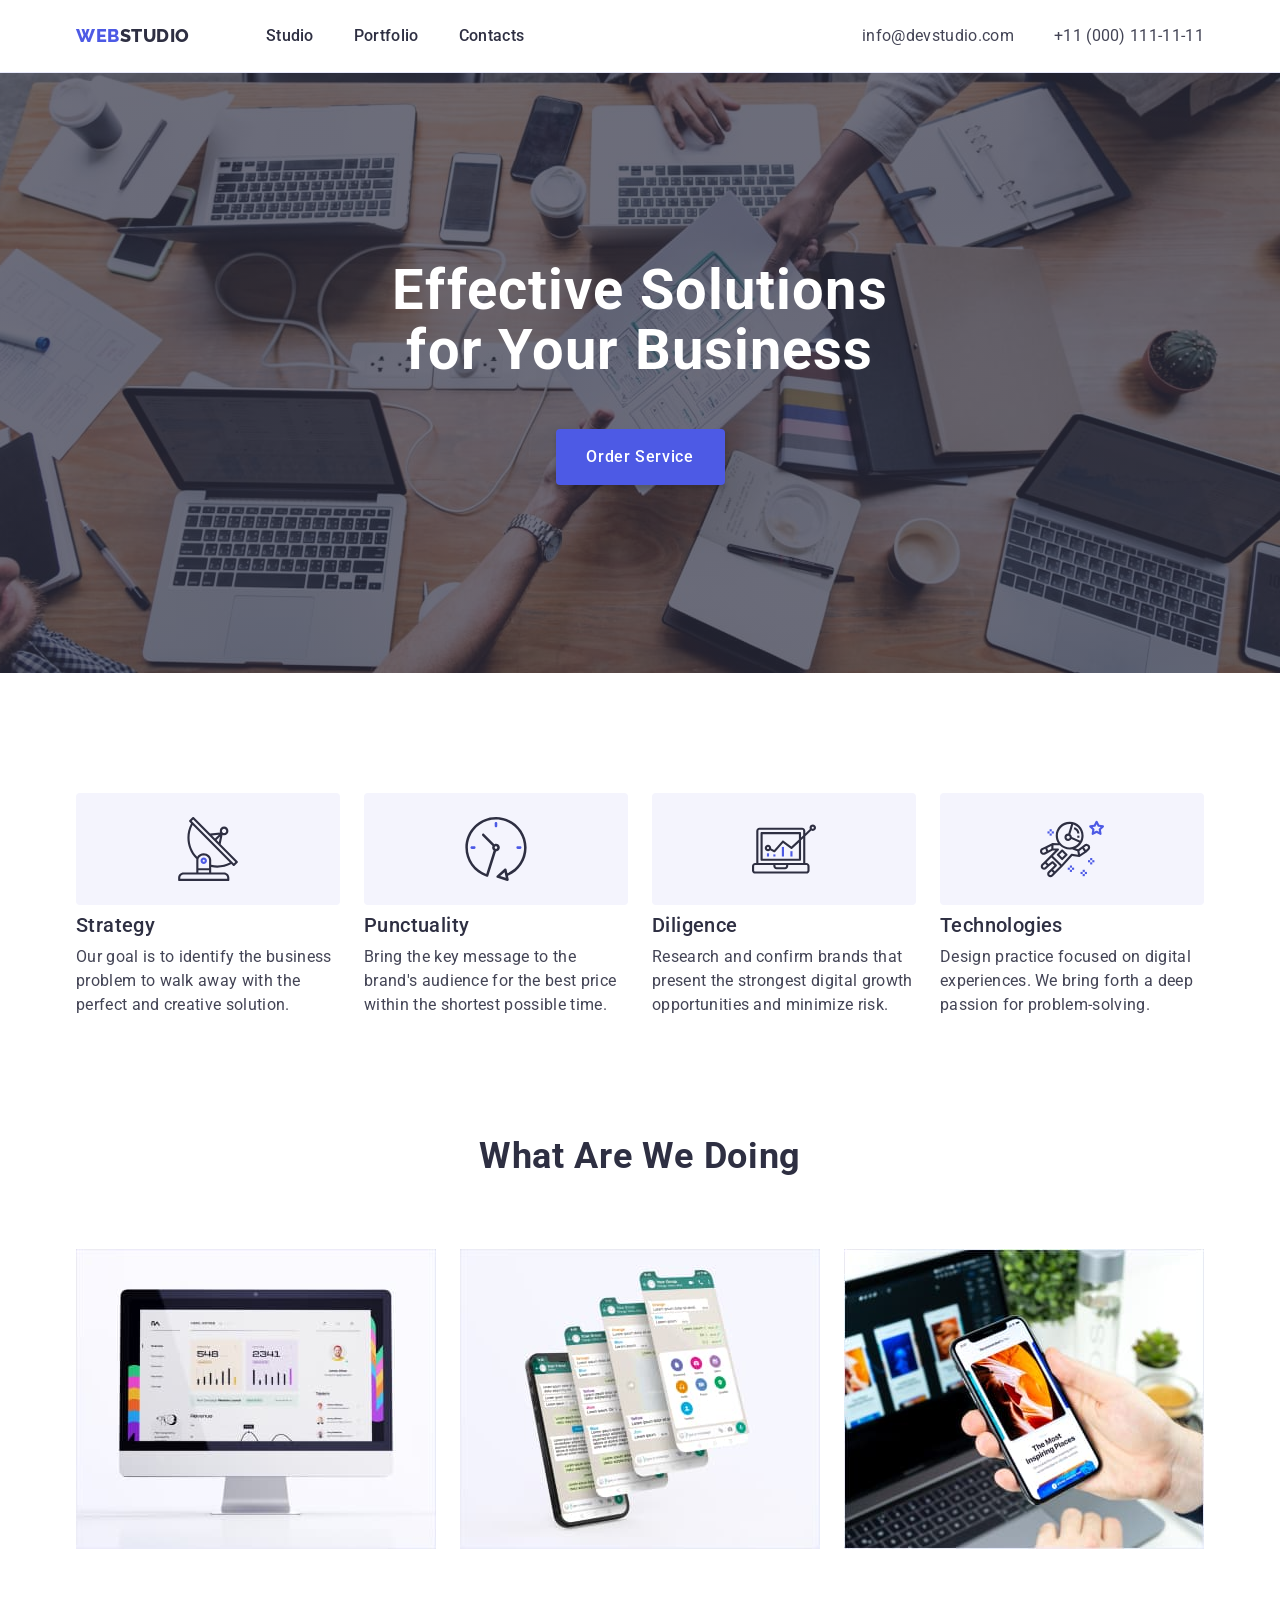
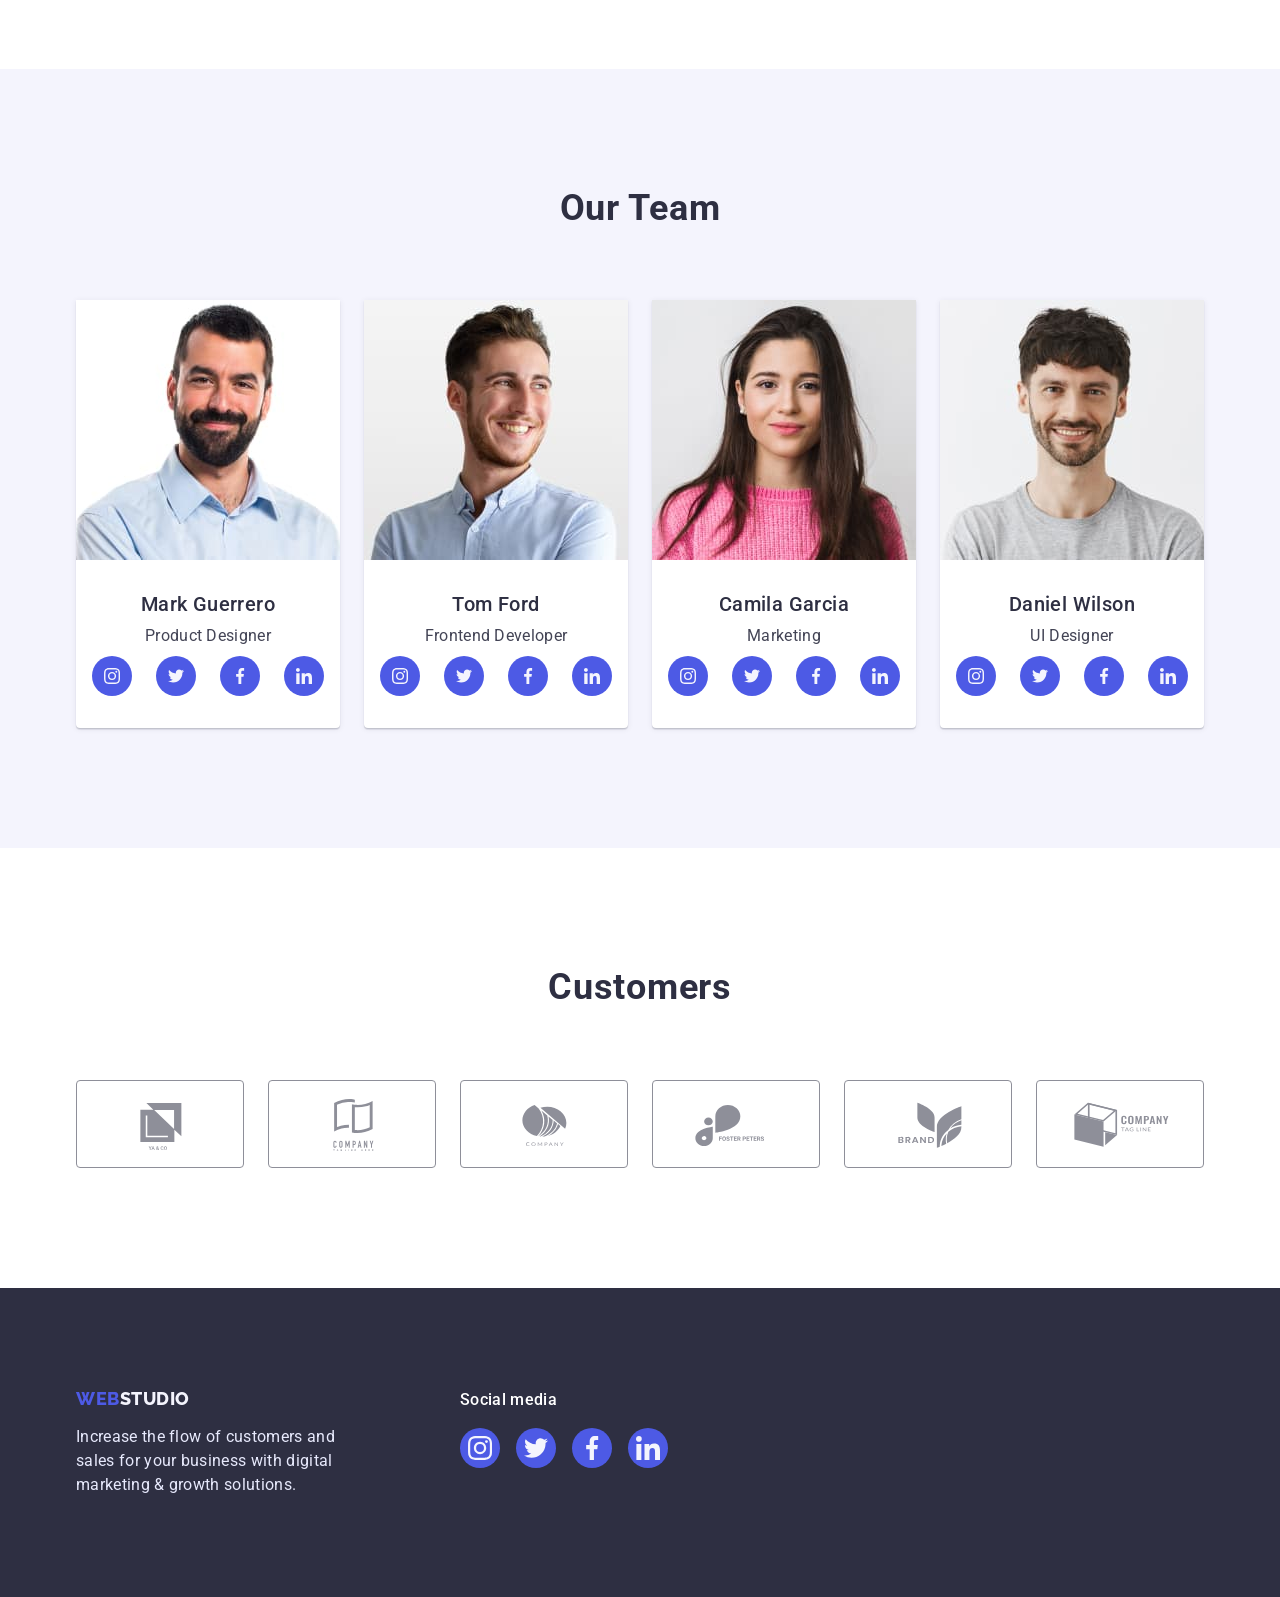
<file: index.html>
<!DOCTYPE html>
<html lang="en">
<head>
    <meta charset="UTF-8">
    <meta http-equiv="X-UA-Compatible" content="IE=edge">
    <meta name="viewport" content="width=device-width, initial-scale=1.0">
    <title>webstudio</title>
    <link rel="preconnect" href="https://fonts.googleapis.com">
    <link rel="preconnect" href="https://fonts.gstatic.com" crossorigin>
    <link rel="stylesheet" href="https://cdnjs.cloudflare.com/ajax/libs/modern-normalize/1.1.0/modern-normalize.min.css">


    <link href="https://fonts.googleapis.com/css2?family=Raleway:wght@800&display=swap" rel="stylesheet">
    <link href="https://fonts.googleapis.com/css2?family=Roboto:wght@400;500;700&display=swap" rel="stylesheet">
   
    <link rel="stylesheet" href="./css/styles.css">
</head>
<body>
<!-- ==============================  PAGE - HEADER  ================== -->
<header class="page-header">
    <div class="divheadindex container"> 
    <!--<div class="wrapper">-->
    <nav class="page-nav">
        <a class="logoone link" href="./index.html">Web<span class="span-logo-header">Studio</span></a>
        <!-- <div class="menu-nav"> -->
        <ul class="menu list">
            <li class="menu-item">
                <a class="menu-link link" href="./index.html">Studio</a>
            </li>
            <li class="menu-item">
                <a class="menu-link link" href="./portfolio.html">Portfolio</a>
            </li>
            <li class="menu-item">
                <a class="menu-link link" href="">Contacts</a>
            </li>
        </ul>
        <!-- </div> -->
    </nav>
    

    <address class="address">
        <!-- <div class="menu-address"> -->
        <ul class="menu list">
            <li>
                <a class="contact-link link" href="mailto:info@devstudio.com">info@devstudio.com</a>
            </li>
            <li>
                <a class="contact-link link" href="tel:+110001111111">+11 (000) 111-11-11</a>
            </li>
        </ul>
        <!-- </div> -->
    </address>
</div>
</header>



<!-- ////////////////////  FIRST-SECTION     PAGE - MAIN   ////////////////// -->
<main>
<section class="hero-image">
    <div class="container">
    <h1 class="hero-imag-name">Effective Solutions<br>
    for Your Business</h1>
    <button type="button" class="btn">Order Service</button>
    </div>
</section>
<!-- //////////////////// SECOND-SECTION   ////////////////// -->

<section class="section-two-no-name">
    <div class="container">
    <h2 class="visually-hidden name-sektion-two">Strategy-Technologies</h2>
    <ul class=" list-sekond-section list">
        <li class="section-two-elem"> 
            <div class="icon-box">
            <svg width="64" height="64">
                <use href="./images/sectwo.svg#icon-antenna-1" ></use>
            </svg>
            </div>
            <h3 class="name-sektion-elem">Strategy</h3>
            <p class="section-two-text text">Our goal is to identify the business problem to walk away with the perfect and creative solution.
            </p>
        </li>
        
            <li class="section-two-elem">
                <div class="icon-box">
                <svg width="64" height="64">
                    <use href="./images/sectwo.svg#icon-clock-1"></use>
                </svg>
                </div>
            <h3 class="name-sektion-elem">Punctuality</h3>
            <p class="text">Bring the key message to the brand's audience for the best price within the shortest possible time.</p>
        </li>
    
        <li class="section-two-elem">  
            <div class="icon-box">
            <svg width="64" height="64">
                <use href="./images/sectwo.svg#icon-diagram-1"></use>
            </svg>
            </div>
          <h3 class="name-sektion-elem">Diligence</h3>
            <p class="text" >Research and confirm brands that present the strongest digital growth opportunities and minimize risk.
        </p>
        </li>
        
            <li class="section-two-elem">
                <div class="icon-box">
                <svg width="64" height="64">
                    <use href="./images/sectwo.svg#icon-astronaut-1"></use>
                </svg>
                </div>
            <h3 class="name-sektion-elem">Technologies</h3>
            <p class="text" >Design practice focused on digital experiences. We bring forth a deep passion for problem-solving.
            </p>

        </li>
    </ul> 
    </div>
</section>
<!-- //////////////////// Three-SECTION   ////////////////// -->

<section class="section-three">
    <div class="container">
    <h2 class="name-sektion-three">What are we doing</h2>
    <ul class="tree-list list">
        <li class="tree-elem"><img src="./images/1mac.jpg" alt="cute cat" width="360"></li>
        <li class="tree-elem"><img src="./images/1iphone.jpg" alt="cute cat" width="360"></li>
        <li class="tree-elem"><img src="./images/1macbook.jpg" alt="cute cat" width="360"></li>
    </ul>
    </div>
</section> 

<!-- //////////////////// FO-SECTION   ////////////////// -->
<section class="section-fo">
    <div class="container">
            <h2 class="name-sektion-fo">Our Team</h2>
        <ul class="section-fo-list list">

            <li class="section-fo-list-elem">
            <img src="./images/photo1.jpg" alt="cute cat" width="264">
            <div class="name-worker">  
            <h3 class="name-sektion-fo-elem">Mark Guerrero</h3>
            <p class="text">Product Designer</p> 
        <ul class="cardcontent list">
            <li class="li-footer"><a class="soc-link link" href="https://instagram.com" target="_blank"
                    rel="noopener noreferrer" aria-label="Instagram icon">
                    <svg class="socials-icon" width="16" height="16">
                        <use href="./images/footer-icons.svg#icon-instagram-2"></use>
                    </svg>
                </a>
            </li>
        
            <li class="li-footer"><a class="soc-link link" href="https://instagram.com" target="_blank"
                    rel="noopener noreferrer" aria-label="Instagram icon">
                    <svg class="socials-icon" width="16" height="16">
                        <use href="./images/footer-icons.svg#icon-twitter-1"></use>
                    </svg>
                </a>
            </li>
        
            <li class="li-footer"><a class="soc-link link" href="https://instagram.com" target="_blank"
                    rel="noopener noreferrer" aria-label="Instagram icon">
                    <svg class="socials-icon" width="16" height="16">
                        <use href="./images/footer-icons.svg#icon-facebook-1"></use>
                    </svg>
                </a>
            </li>
        
            <li class="li-footer"><a class="soc-link link" href="https://instagram.com" target="_blank"
                    rel="noopener noreferrer" aria-label="Instagram icon">
                    <svg class="socials-icon" width="16" height="16">
                        <use href="./images/footer-icons.svg#icon-linkedin-1"></use>
                    </svg>
                </a>
            </li>
        </ul>
        
              </div>
            
            </li>

            <li class="section-fo-list-elem">
            <img src="./images/photo2.jpg" alt="cute cat" width="264">
            <div class="name-worker">
            <h3 class="name-sektion-fo-elem">Tom Ford</h3>
            <p class="text">Frontend Developer</p>

            <ul class="cardcontent list">
                <li class="li-footer"><a class="soc-link link" href="https://instagram.com" target="_blank"
                        rel="noopener noreferrer" aria-label="Instagram icon">
                        <svg class="socials-icon" width="16" height="16">
                            <use href="./images/footer-icons.svg#icon-instagram-2"></use>
                        </svg>
                    </a>
                </li>
            
                <li class="li-footer"><a class="soc-link link" href="https://instagram.com" target="_blank"
                        rel="noopener noreferrer" aria-label="Instagram icon">
                        <svg class="socials-icon" width="16" height="16">
                            <use href="./images/footer-icons.svg#icon-twitter-1"></use>
                        </svg>
                    </a>
                </li>
            
                <li class="li-footer"><a class="soc-link link" href="https://instagram.com" target="_blank"
                        rel="noopener noreferrer" aria-label="Instagram icon">
                        <svg class="socials-icon" width="16" height="16">
                            <use href="./images/footer-icons.svg#icon-facebook-1"></use>
                        </svg>
                    </a>
                </li>
            
                <li class="li-footer"><a class="soc-link link" href="https://instagram.com" target="_blank"
                        rel="noopener noreferrer" aria-label="Instagram icon">
                        <svg class="socials-icon" width="16" height="16">
                            <use href="./images/footer-icons.svg#icon-linkedin-1"></use>
                        </svg>
                    </a>
                </li>
            </ul>
          
            </div>
            </li>

            <li class="section-fo-list-elem">
            <img src="./images/photo3.jpg" alt="cute cat" width="264">
            <div class="name-worker">
            <h3 class="name-sektion-fo-elem">Camila Garcia</h3>
            <p class="text">Marketing</p>

            <ul class="cardcontent list">
                <li class="li-footer"><a class="soc-link link" href="https://instagram.com" target="_blank"
                        rel="noopener noreferrer" aria-label="Instagram icon">
                        <svg class="socials-icon" width="16" height="16">
                            <use href="./images/footer-icons.svg#icon-instagram-2"></use>
                        </svg>
                    </a>
                </li>
            
                <li class="li-footer"><a class="soc-link link" href="https://instagram.com" target="_blank"
                        rel="noopener noreferrer" aria-label="Instagram icon">
                        <svg class="socials-icon" width="16" height="16">
                            <use href="./images/footer-icons.svg#icon-twitter-1"></use>
                        </svg>
                    </a>
                </li>
            
                <li class="li-footer"><a class="soc-link link" href="https://instagram.com" target="_blank"
                        rel="noopener noreferrer" aria-label="Instagram icon">
                        <svg class="socials-icon" width="16" height="16">
                            <use href="./images/footer-icons.svg#icon-facebook-1"></use>
                        </svg>
                    </a>
                </li>
            
                <li class="li-footer"><a class="soc-link link" href="https://instagram.com" target="_blank"
                        rel="noopener noreferrer" aria-label="Instagram icon">
                        <svg class="socials-icon" width="16" height="16">
                            <use href="./images/footer-icons.svg#icon-linkedin-1"></use>
                        </svg>
                    </a>
                </li>
            </ul>
          
            </div>
            </li>
            
            <li class="section-fo-list-elem">      
            <img src="./images/photo4.jpg" alt="cute cat" width="264">
            <div class="name-worker">
            <h3 class="name-sektion-fo-elem">Daniel Wilson</h3>
            <p class="text">UI Designer</p>

            <ul class="cardcontent list">
                <li class="li-footer"><a class="soc-link link" href="https://instagram.com" target="_blank"
                        rel="noopener noreferrer" aria-label="Instagram icon">
                        <svg class="socials-icon" width="16" height="16">
                            <use href="./images/footer-icons.svg#icon-instagram-2"></use>
                        </svg>
                    </a>
                </li>
            
                <li class="li-footer"><a class="soc-link link" href="https://instagram.com" target="_blank"
                        rel="noopener noreferrer" aria-label="Instagram icon">
                        <svg class="socials-icon" width="16" height="16">
                            <use href="./images/footer-icons.svg#icon-twitter-1"></use>
                        </svg>
                    </a>
                </li>
            
                <li class="li-footer"><a class="soc-link link" href="https://instagram.com" target="_blank"
                        rel="noopener noreferrer" aria-label="Instagram icon">
                        <svg class="socials-icon" width="16" height="16">
                            <use href="./images/footer-icons.svg#icon-facebook-1"></use>
                        </svg>
                    </a>
                </li>
            
                <li class="li-footer"><a class="soc-link link" href="https://instagram.com" target="_blank"
                        rel="noopener noreferrer" aria-label="Instagram icon">
                        <svg class="socials-icon" width="16" height="16">
                            <use href="./images/footer-icons.svg#icon-linkedin-1"></use>
                        </svg>
                    </a>
                </li>
            </ul>
           
            </div>
            </li>
        </ul>
        </div>
</section>


<!-- ////////////////////  FIVE SECTION   ////////////////// -->

<section class="customer section">
    <div class="container">
        <h2 class="customers">Customers</h2>
            <ul class="client-list list">

                <li class="customer-client">
                    <a href class="client-link">
                        <svg class="client-icons" width="104" height="56">
                            <use href="./images/icons.svg#icon-Logo"></use>
                        </svg>
                    </a>
                </li>
                <li class="customer-client">
                    <a href class="client-link">
                        <svg class="client-icons" width="104" height="56">
                            <use href="./images/icons.svg#icon-Logo-1"></use>
                        </svg>
                    </a>
                </li>
                <li class="customer-client">
                    <a href="" class="client-link">
                        <svg class="client-icons" width="104" height="56">
                            <use href="./images/icons.svg#icon-Logo-2"></use>
                        </svg>
                    </a>
                </li>
                <li class="customer-client">
                    <a href="" class="client-link">
                    <svg class="client-icons" width="104" height="56">
                        <use href="./images/icons.svg#icon-Logo-4"></use>
                    </svg>
                    </a>
                </li>
                <li class="customer-client">
                    <a href="" class="client-link">
                    <svg class="client-icons" width="104" height="56">
                        <use href="./images/icons.svg#icon-Logo-5"></use>
                    </svg>
                    </a>
                </li>
                <li class="customer-client">
                    <a href class="client-link">
                    <svg class="client-icons" width="104" height="56">
                        <use href="./images/icons.svg#icon-Logo-6"></use>
                    </svg>
                    </a>
                </li>
            </ul>
    </div>
</section>
</main>
<!-- //////////////////// FOOTER   ////////////////// -->

<footer class="footer-site">
    <div class="footer-container container">

                <div class="footer-left">
                    <a class="futer-logo-link link" href="./index.html">Web<span class="span-logo">Studio</span></a>
                    <p class="footer-text text">Increase the flow of customers and sales for your business with digital marketing & growth solutions.</p> 
                </div>

                <div class="footer-right">
                    <p class="social-media footer-text text">Social media</p>
                 
                    <ul class="cardconten-futer list">
                        <li class="li-footer"><a class="socials-link link" href="https://instagram.com" target="_blank" rel="noopener noreferrer"
                                aria-label="Instagram icon">
                                <svg class="socials-icon-footer" width="24" height="24">
                                    <use href="./images/footer-icons.svg#icon-instagram-2"></use>
                                </svg>
                            </a>
                        </li>
                    
                        <li class="li-footer"><a class="socials-link link" href="https://instagram.com" target="_blank" rel="noopener noreferrer"
                                aria-label="Instagram icon">
                                <svg class="socials-icon-footer" width="24" height="24">
                                    <use href="./images/footer-icons.svg#icon-twitter-1"></use>
                                </svg>
                            </a>
                        </li>
                    
                        <li class="li-footer"><a class="socials-link link" href="https://instagram.com" target="_blank" rel="noopener noreferrer"
                                aria-label="Instagram icon">
                                <svg class="socials-icon-footer" width="24" height="24">
                                    <use href="./images/footer-icons.svg#icon-facebook-1"></use>
                                </svg>
                            </a>
                        </li>
                    
                        <li class="li-footer"><a class="socials-link link" href="https://instagram.com" target="_blank" rel="noopener noreferrer"
                                aria-label="Instagram icon">
                                <svg class="socials-icon-footer" width="24" height="24">
                                    <use href="./images/footer-icons.svg#icon-linkedin-1"></use>
                                </svg>
                            </a>
                        </li>
                    </ul>
                   
                </div>
       
    </div>
</footer>
</body>
</html>
</file>
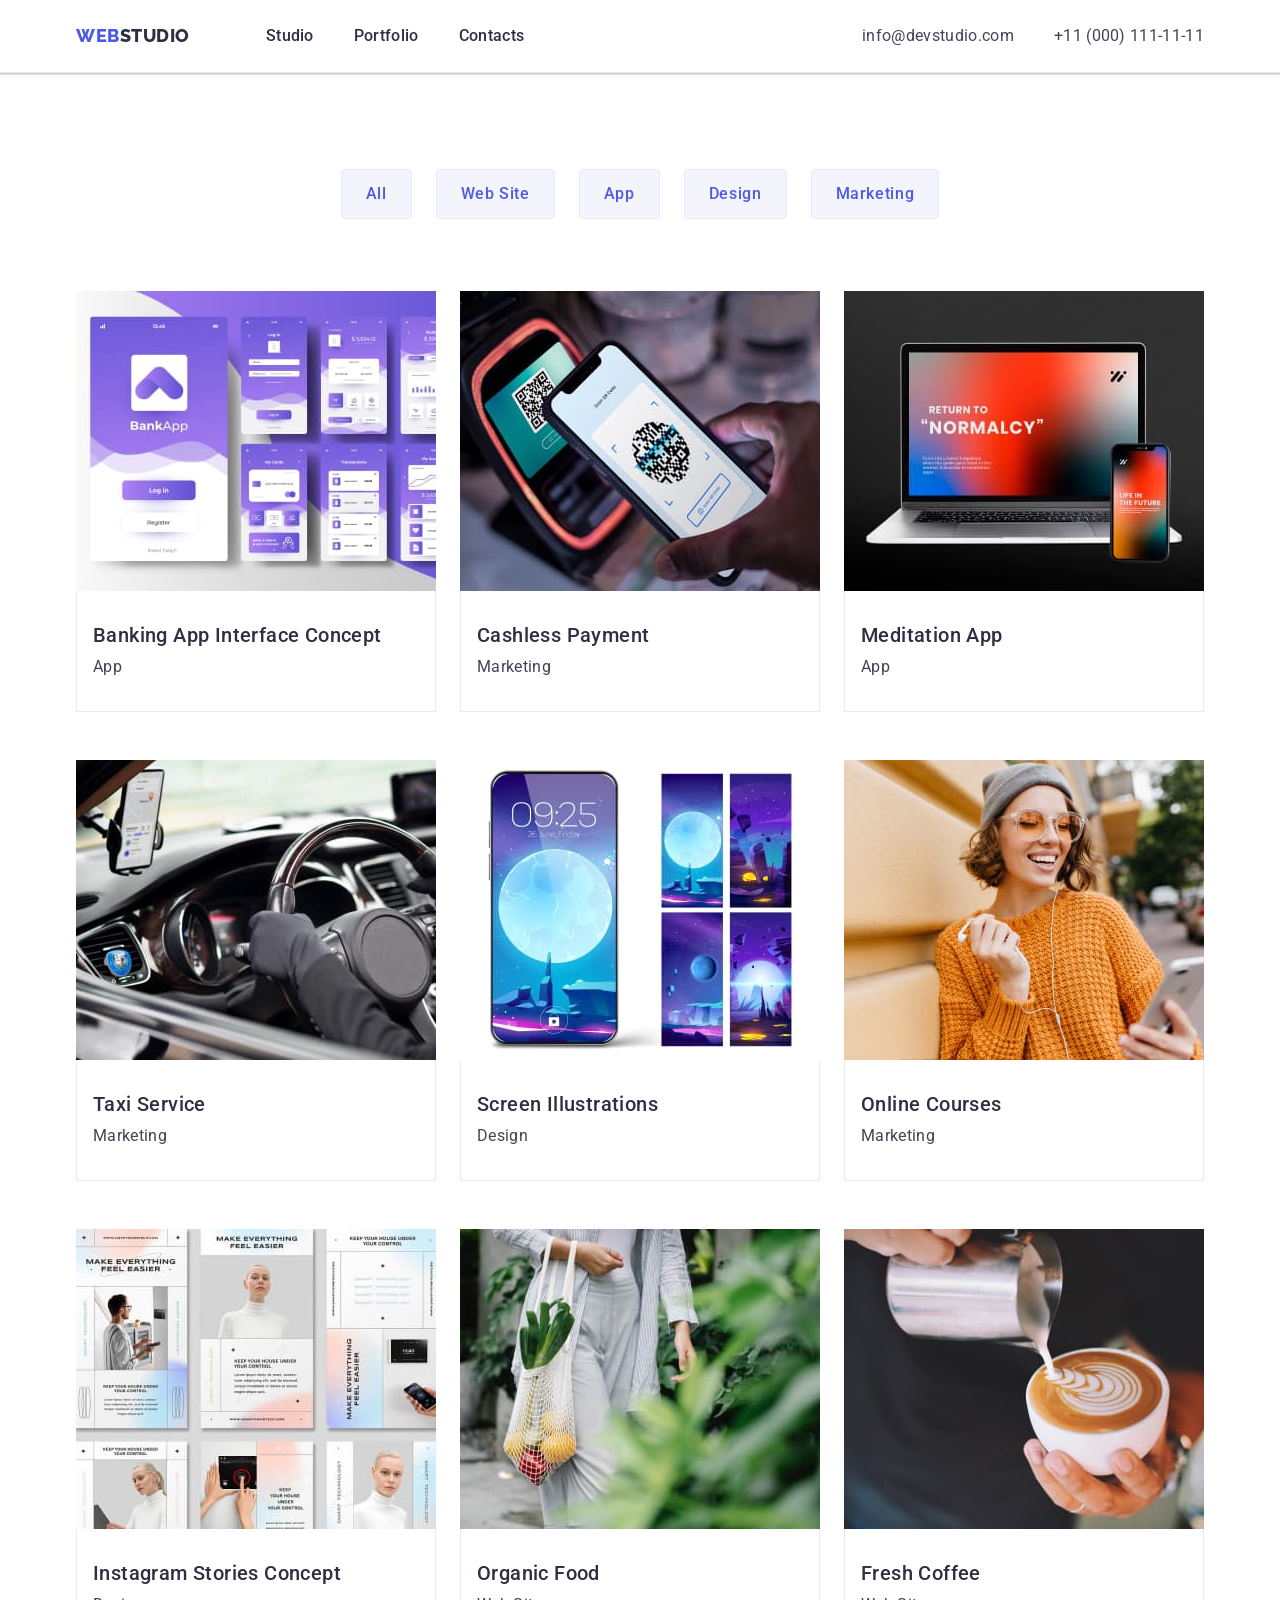
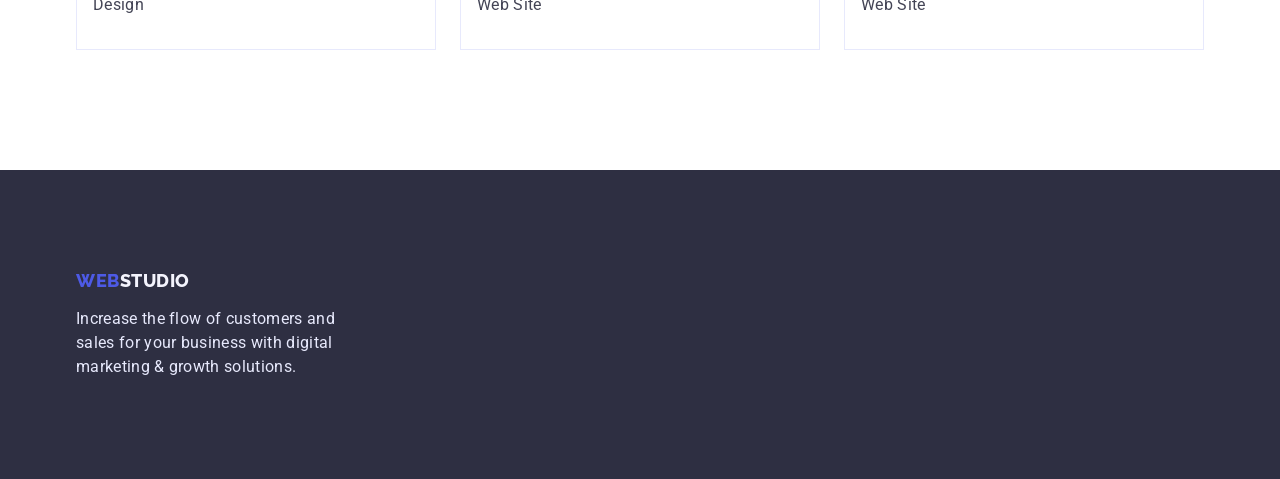
<file: portfolio.html>
<!DOCTYPE html>
<html lang="en">

<head>
    <meta charset="UTF-8">
    <meta http-equiv="X-UA-Compatible" content="IE=edge">
    <meta name="viewport" content="width=device-width, initial-scale=1.0">
    <title>webstudio</title>
    <link rel="preconnect" href="https://fonts.googleapis.com">
    <link rel="preconnect" href="https://fonts.gstatic.com" crossorigin>
    <link rel="stylesheet" href="https://cdnjs.cloudflare.com/ajax/libs/modern-normalize/1.1.0/modern-normalize.min.css">
    
    <link href="https://fonts.googleapis.com/css2?family=Raleway:wght@800&display=swap" rel="stylesheet">
    <link href="https://fonts.googleapis.com/css2?family=Roboto:wght@400;500;700&display=swap" rel="stylesheet">
    <link rel="stylesheet" href="./css/styles.css">
</head>

<!-- ==============================  PAGE - HEADER  ================== -->
<body>
    <header class="page-header">
    <div class="divheadindex container">
        <!--<div class="wrapper">-->
        <nav class="page-nav">
            <a class="logoone link" href="./index.html">Web<span class="span-logo-header">Studio</span></a>
            <ul class="menu list">
             <li class="menu-item">
                <a class="menu-link link" href="./index.html">Studio</a></li>
             <li class="menu-item">
                <a class="menu-link link"  href="./portfolio.html">Portfolio</a></li>
                <li class="menu-item">
                <a class="menu-link link" href="">Contacts</a></li>
            </ul>
         </nav>


    <address class="address"> 
        <ul class="menu list">
            <li>
                <a class="contact-link link" href="mailto:info@devstudio.com" >info@devstudio.com</a>
            </li>
            <li>
                <a class="contact-link link" href="tel:+110001111111">+11 (000) 111-11-11</a>
            </li>
        </ul>
    </address>
</div>
</header>

<!-- ======================  PAGE ========================= -->


<main>    
<section class="portfolio-buttons">
    <div class="container">
    <h1 class="visually-hidden">Portfolio</h1>
    
        <ul class="pmainlist list">
            <li>
            <button class="btn-port link" type="button">All</button> 
            
            </li>
            <li>
                <button class="btn-port link" type="button">Web Site</button>
                
            </li>
            <li>
                <button class="btn-port link" type="button">App</button>
                
            </li>
            <li>
                <button class="btn-port link" type="button">Design</button>
                
            </li>
            <li>
                <button class="btn-port link" type="button">Marketing</button>
                
            </li>
        </ul>


<!--================================  SECTION PORFOLIO  1 ================-->

    <ul class="card-set list">
        <li class="port-item">
            <a class="port-link link" href="">
              <img class="imgp" src="images/portfolio/BankingApp.jpg" alt="image">
                <div class="card-content">
                    <h2 class="card-heading">Banking App Interface Concept</h2>
                    <p class="card-text">App</p>
                </div>
            </a>
        </li>

        <li class="port-item">
            <a class="port-link link" href="">
               <img src="images/portfolio/CashlessPayment.jpg" alt="image">
                <div class="card-content">
                    <h2 class="card-heading">Cashless Payment</h2>
                    <p class="card-text">Marketing</p>
                </div>
            </a>
        </li>

        <li class="port-item">
            <a class=" port-link link" href="">
                <img src="images//portfolio/MeditationApp.jpg" alt="">
                 <div class="card-content">
                    <h2 class="card-heading">Meditation App</h2>
                    <p class="card-text"> App</p>
                </div>
            </a>
        </li>

        <li class="port-item">
            <a class="port-link link" href="">
                <img src="images/portfolio/TaxiService.jpg" alt="">
                <div class="card-content">
                    <h2 class="card-heading">Taxi Service</h2>
                    <p class="card-text">Marketing</p>
                </div>
            </a>
        </li>

        <li class="port-item">
            <a class=" port-link link" href="">
              <img src="images/portfolio/ScreenIllustrations.jpg" alt="">
                <div class="card-content">
                    <h2 class="card-heading">Screen Illustrations</h2>
                    <p class="card-text">Design</p>
                </div>
            </a>
        </li>

        <li class="port-item">
            <a class="port-link link" href="">
              <img src="images/portfolio/OnlineCourses.jpg" alt="">
                <div class="card-content">
                    <h2 class="card-heading">Online Courses</h2>
                    <p class="card-text">Marketing</p>
                </div>
            </a>
        </li>

        <li class="port-item">
            <a class="port-link link" href="">
                <img src="images/portfolio/InstagramStories.jpg" alt="">
                <div class="card-content">
                    <h2 class="card-heading">Instagram Stories Concept</h2>
                    <p class="card-text">Design</p>
                </div>
            </a>
        </li>

        <li class="port-item">
            <a class="port-link link" href="">
                <img src="images/portfolio/OrganicFood.jpg" alt="">
                <div class="card-content">
                    <h2 class="card-heading">Organic Food</h2>
                    <p class="card-text">Web Site</p>
                </div>
            </a>
        </li>

        <li class="port-item">
            <a class="port-link link" href="">
                    <img src="images/portfolio/FreshCoffee.jpg" alt="">
                <div class="card-content">
                    <h2 class="card-heading">Fresh Coffee</h2>
                    <p class="card-text">Web Site</p>
                </div>
            </a>
        </li>
     </ul>
    </div>
</section>
</main>

<!--<finger><img src="./images/portfolio/finger.svg" alt="">finger</finger>-->

<!-- //////////////////// FOOTER   ////////////////// -->

<footer class="footer-site">
    <div class="container">
        <div class="logo-info">
    <a class="futer-logo-link link" href="./index.html">Web<span class="span-logo">Studio</span></a>
    <p class="footer-text">Increase the flow of customers and sales for your business with digital marketing & growth solutions.</p>

        
        <!--чорновик                                                          -->
   <!-- <a href="https://htmlreference.io" title="Довідник тегів"> htmlreference.io </a>
   <a href="https://cssreference.io" title="Довідник стилів"> cssreference.io </a>
   <a href="https://www.youtube.com" title="fhfhfhfhfhfh">YouTube </a>
    solutions.</p> -->
        </div>
        </div>
</footer>
</body>
</html>
</file>
<file: css/styles.css>
:root {
        --navy-blue: #2E2F42;
        --slate-text:#434455;
        --base-wait-color: #ffffff;
        --iris: #4D5AE5;
        --cornflower:#E7E9FC;
        --cloud:#f4f4fd;
        --ocean:#404BBF;
        --card-set-gap: 20px;
        --border-color: #e7e9fc;
        --card-shadow: 0px 2px 1px -1px rgba(0, 0, 0, 0.2),
                0px 1px 1px 0px rgba(0, 0, 0, 0.14), 0px 1px 3px 0px rgba(0, 0, 0, 0.12);
        --clients-icon-color: #8E8F99;
        --socials: #31d0aa;
        }

*,
*::before,
* ::after {
box-sizing: border-box;
}

body {
        font-family: Roboto, sans-serif;
        color: var(--slate-text);
        background-color: var(--base-wait-color);
}

h1,
h2,
h3,
h4,
h5,
h6,
p,
ul {
    margin: 0;
}

.ul {
    margin-top: 0;
    margin-bottom: 0;
    padding-left: 0;
}

.list {
    list-style:none;
    padding: 0;
}

.link {
    text-decoration: none;  
    /* margin:10px; */

}

.text {
        font-family: 'Roboto';
        font-style: normal;
        font-weight: 400;
        font-size: 16px;
        line-height: 24px;
        line-height: 1.5;
        letter-spacing: 0.02em;
        color: var(--slate-text);
}
img {
    display: block;
}
.divheadindex {
     display: flex;
} 

.container {
    width: 1158px;
    padding-left: 15px;
    padding-right: 15px;
    align-items: center;
    margin-left: auto;
    margin-right: auto;
}
h3 {
    font-family: 'Roboto';
    font-style: normal;
    font-weight: 500;
    font-size: 20px;
    line-height: 24px;
    /* identical to box height, or 120% */

    letter-spacing: 0.02em;

    /* NAVY BLUE */

    color: var(--navy-blue);
}

 /* ---------------------------------- PAGE - HEADER ------------ */
 
 .page-header {
    border-bottom: 1px solid #e7e9fc;

    box-shadow: 0px 2px 1px rgba(46, 47, 66, 0.08), 0px 1px 1px rgba(46, 47, 66, 0.16), 0px 1px 6px rgba(46, 47, 66, 0.08);
 }
   .page-nav {
    display: flex;
    align-items: center; 
    margin-right: auto;
 }   
  
 .logoone {
     font-family: Raleway, sans-serif;
     font-weight: 800;
     font-size: 18px;
     line-height: 1.17;
     letter-spacing: 0.03em;
     text-transform: uppercase;
     color: var(--iris);
     margin-right: 76px;
 }

 .logoone > .span-logo-header {
     color: var(--navy-blue);
 }

.page-nav > .menu {
display: flex;
gap: 40px;
margin-right: auto;
}

  .address > .list {
        display: flex;
        gap: 40px;
        align-items: center; 
        list-style: none;
       
 } 

 .menu-link {
    
    padding-top: 24px;
    padding-bottom: 24px;
    font-weight: 500;
    display: block;
    font-size: 16px;
    line-height: 1.5;
    letter-spacing: 0.02em;
    color: var(--navy-blue);
 } 

 .contact-link {
    padding-top: 24px;
        padding-bottom: 24px;
        font-weight: 400;
        display: block;
        font-size: 16px;
        line-height: 1.5;
        letter-spacing: 0.02em;
        color: var(--slate-text);
    }
 
.menu-link:hover,
.menu-link:focus {
    color: var(--ocean);
} 


.address .menu {
    display: flex;
    gap: 40px;
    align-items: center;
    display: flex;
    font-style: normal;
} 




.contact-link:hover,
.contact-link:focus {
    color:var(--ocean);
}

/* /////////////////  INDEX - HTML   //////////////////////// */

.hero-image {
    background-image: linear-gradient(rgba(46, 47, 66, 0.7), rgba(46, 47, 66, 0.7)), url('../images/people-office.jpg');
    max-width: 1440px;
    height: 600px;
    background-position: center;
    margin-left: auto;
    margin-right: auto;
    background-repeat: no-repeat;
    background-size: cover;
    text-align: center;
    padding: 188px 0;
   

}

 .hero-imag-name {
    margin-left: auto;
    margin-right: auto; 
    max-width: 496px;
    margin-bottom: 48px; 
font-size: 56px;
line-height: 1.07;
text-align: center;
letter-spacing: 0.02em;
color: var(--base-wait-color);

} 

.btn {
    border: none;
    display: block;
    min-width: 169px;
    height: 56px;
    border-radius: 4px;
    text-align: center;
    margin-left: auto; 
    margin-right: auto;
    /* margin: 48px 356px  188px 635px; */
    color: var(--base-wait-color);
    background-color: var(--iris);
    font-family: "Roboto", sans-serif;
    font-weight: 500;
    font-size: 16px;
    line-height: 1.5;
    letter-spacing: 0.04em;
    cursor: pointer;

        box-shadow: 0px 4px 4px rgba(0, 0, 0, 0.15);
        border-radius: 4px;
}

.btn:hover,
.btn:focus {
    background-color: var(--ocean); 
}
/*  ////////////// --- -- INDEX -- SECTION 2 ---//////////////////  */

.visually-hidden {
    position: absolute;
    white-space: nowrap;
    width: 1px;
    height: 1px;
    overflow: hidden;
    border: 0;
    padding: 0;
    clip: rect(0 0 0 0);
    clip-path: inset(50%);
    margin: -1px;
}

.section-two-no-name {
    padding-top: 120px;
    padding-bottom: 120px;
    
}

.icon-box {
display: flex;
align-items: center;
justify-content: center;
height: 112px;
background-color: #f4f4fd;
border-radius: 4px;
margin-bottom: 8px;
}

.list-sekond-section {
    display: flex;
    gap: 24px;
}


.section-two-elem {
    flex-basis: calc((100% - 3 * 24px) / 4); 
   
}

.name-sektion-elem {
    margin-bottom: 8px;
    
}

.section-two-text {
    font-family: 'Roboto';
        font-style: normal;
        font-weight: 400;
        font-size: 16px;
        line-height: 24px;
        /* or 150% */
    
        letter-spacing: 0.02em;
    
        /* SLATE */
    
        color: #434455;

}
/*  //////////////-- INDEX -- SECTION 3 ---////////////////  */

.section-three {
    padding-bottom: 120px; 
    width: 1128;
}

.name-sektion-two,
.name-sektion-three,
.name-sektion-fo,
.name-section-five {
    margin-bottom: 72px;
    text-align: center;
    font-size: 36px;
    font-weight: 700;
    line-height: 1.1;
    text-align: center;
    letter-spacing: 0.02em;
    text-transform: capitalize;
    color: var(--navy-blue);
}
.tree-list {
    display: flex;
    gap: 24px;
}

.tree-elem {
    width: calc((100% - 48px) / 3 );
}

/*  /////////   INDEX   SECTION 4  ////////////  */
.cardcontent {
    display: flex;
    gap: 24px;
    /* max-height: 24px; */
    justify-content: center;
    background-position: center;
    margin-top: 8px;
}
  
.section-five {
    padding-top: 120px;
    padding-bottom: 120px;
}

.section-fo {
        padding-top: 120px;
        padding-bottom: 120px;
        background-color: var(--cloud); 
}

 .name-sektion-fo-elem {
    margin-bottom: 8px;
    text-align: center;
    
} 

.section-fo-list {
    display: flex;
    gap: 24px;
    padding: 0;
}

.section-fo-list-elem {
    background-color: var(--base-wait-color) ;
    box-shadow: 0px 1px 6px rgba(46, 47, 66, 0.08), 0px 1px 1px rgba(46, 47, 66, 0.16), 0px 2px 1px rgba(46, 47, 66, 0.08);
    border-radius: 0px 0px 4px 4px;
    width: calc((100% - 72px) / 4);
}

.name-worker {
padding: 32px 0; 
border-radius: 0px 0px 4px 4px;
}

.section-fo .text {
    letter-spacing: 0.02em;
    text-align: center;
}

/* ////////////////  CUSTOMERS LIST  5 SECTION ////////////// */
.customer {
    padding-top: 120px;
    padding-bottom: 120px;
}

.customers {
    text-align: center;
    font-family: 'Roboto';
    font-style: normal;
    margin-bottom: 72px;
    font-size: 36px;
    letter-spacing: 0.02em;
    color: #2E2F42;
    line-height: 1.1;
}

.client-list {
display: flex;
gap: 24px;;
} 

.client-link {
    display: flex;
    align-items: center;
    justify-content: center;
    width: 168px;
    height: 88px;
    border: 1px solid var(--clients-icon-color);
    border-radius: 4px; 
    color: #8e8f99;
    transition: color var(--animation), border var(--animation);
    

}

.client-link:hover,
.client-link:focus {
    border: 1px solid #404bbf;
    color:#404bbf;
}

.client-icons {
    fill: currentColor; 
}

/* ////////////////  PORTFOLIO - HTML  ////////////// */

.portfolio-buttons {
    padding-top: 96px;
    padding-bottom: 120px;
    /* width: 1128; */
}

.pmainlist {
    display: flex;
    justify-content: center;
    gap: 24px;
    margin-bottom: 72px;
}

.btn-port {
    padding: 12px 24px;
    border: 1px solid var(--border-color);
    color: var(--iris);
    background-color: var(--cloud);
    font-family: Roboto, sans-serif;
    font-style: normal;
    font-weight: 500;
    font-size: 16px;
    line-height: 1.5;
    /* identical to box height, or 150% */
    text-align: center;
    letter-spacing: 0.04em;
    cursor: pointer;
    border-radius: 4px;
}

.btn-port:hover,
.btn-port:focus {
    box-shadow:0px 3px 1px rgba(0, 0, 0, 0.1), 0px 2px 1px rgba(0, 0, 0, 0.08), 0px 2px 2px rgba(0, 0, 0, 0.12);
    color: var(--base-wait-color);
    background-color: var(--ocean); 
    border: 1px solid transparent;
}

.btn-port:focus {
    box-shadow: 0px 3px 1px rgba(0, 0, 0, 0.1), 0px 2px 1px rgba(0, 0, 0, 0.08), 0px 2px 2px rgba(0, 0, 0, 0.12);
}

/*   //////////  PORTFOLIO  SECOND-SECTION   ////////  */

.card-set {
    display: flex;
    align-items: center;
    flex-wrap: wrap;
    column-gap: 24px;
    row-gap: 48px;
}

.port-item {
    width: calc( (100% - 48px) / 3);
}

.port-link {
    display: block;
}

.port-link:hover,
.port-link:focus {
box-shadow:0px 1px 6px rgba(46, 47, 66, 0.08), 0px 1px 1px rgba(46, 47, 66, 0.16), 0px 2px 1px rgba(46, 47, 66, 0.08);
}

.card-content {
    padding: 32px 16px;
    border: 1px solid #e7e9fc;
    border-top: none;
}

.card-heading {
    font-family: 'Roboto';
    font-style: normal;
    font-weight: 500;
    font-size: 20px;
    line-height: 24px;
    margin-bottom: 8px;
    /* identical to box height, or 120% */
    
    letter-spacing: 0.02em;
    color: var(--navy-blue);
    margin-bottom: 8px;
}

.card-text {
        font-size: 16px;
        line-height: 1.5;
        letter-spacing: 0.02em;
        color: var(--slate-text);
}
.portfolio .elem {
    width: 360 ;
    height: 420;

}

/*  ////////////////   FUTER  ///////////////////  */

 .footer-site {
    background-color: var(--navy-blue);
    padding-top: 100px;
    padding-bottom: 100px; 
} 


.footer-container {
display: flex; 
align-items: baseline;
}


.footer-site .logo{
display: inline-block;
}

.futer-logo-link {
    /* display: inline-block; */
    font-family: Raleway, sans-serif;
    font-weight: 800;
    font-size: 18px;
    line-height: 1.17;
    letter-spacing: 0.03em;
    text-transform: uppercase;
    color: var(--iris);
    display: block;
    margin-bottom: 16px;
}
.footer .logo:hover,
.footer .logo:focus {
    color: var(---base-wait-color);
}


.span-logo {
    color: var(--cloud);
}

.span-logo:hover
.span-logo:focus {
    color: var(--iris);
}

.footer-text {
        font-family: 'Roboto';
        font-style: normal;
        font-weight: 400;
        font-size: 16px;
        line-height: 1.5;
    
        letter-spacing: 0.02em;
        max-width: 264px;
        color:var(--cornflower);
        text-decoration: none;      
}

.footer-left {
    margin-right: 120px;
}

.social-media {
     font-weight: 500;
     color: var(--base-wait-color);
     margin-bottom: 16px;

}

 .cardconten-futer {
        display: flex;
        gap: 16px;
        /* max-height: 24px; */
        justify-content: center;
        background-position: center;
        /* margin-top: 8px; */
} 


.li-footer {
    height: 40px;
    width: 40px;
}

.soc-link {
    width: 100%;
    height: 100%;
    background-color: var(--iris);
    border-radius: 50%;
    display: flex;
    gap: 16px;
    align-items: center;
    justify-content: center;
}

.soc-link:hover,
.soc-link:focus {
    background-color: var(--ocean);
}

.socials-link {
    width: 100%;
    height: 100%;
    background-color: var(--iris);
    border-radius:50%;
    display: flex;
    gap: 16px;
    align-items: center;
    justify-content: center;
}

.socials-link:hover,
.socials-link:focus {
    background-color:var(--socials);
}


.socials-icon-footer {
 width: 24px;
 height: 24px;
 fill:var(--cloud);
}

.socials-icon {
    width: 16px;
    height: 16px;
    fill: var(--cloud);
}
</file>
